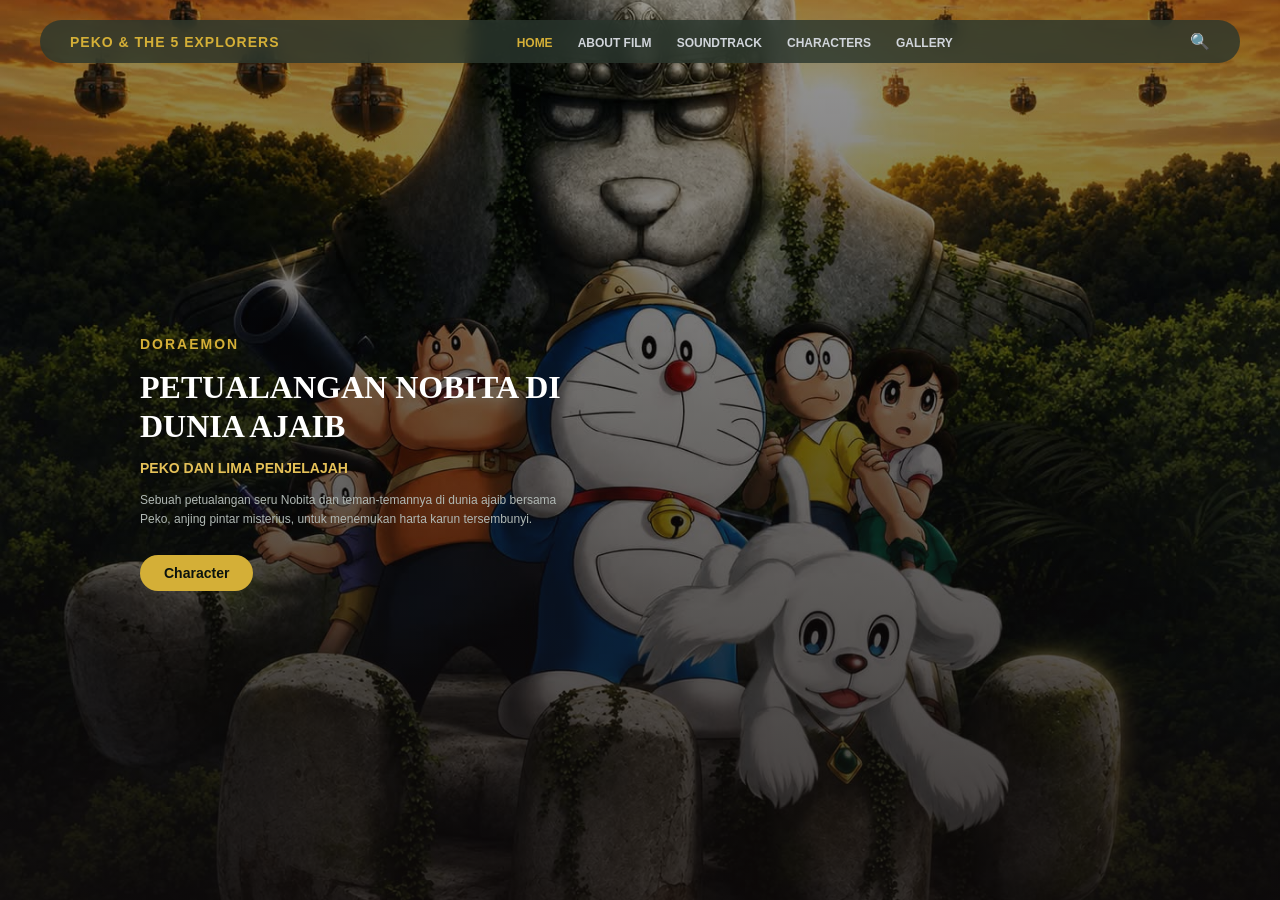
<file: index.html>
<!DOCTYPE html>
<html lang="id">
<head>
  <meta charset="UTF-8">
  <meta name="viewport" content="width=device-width, initial-scale=1.0">
  <title>Peko & The 5 Explorers - Home</title>
  <link rel="stylesheet" href="style.css">
  <link rel="stylesheet" href="https://cdnjs.cloudflare.com/ajax/libs/font-awesome/6.4.0/css/all.min.css">
  
  <style>
    /* 1. RESET & BACKGROUND BODY */
    * {
      margin: 0;
      padding: 0;
      box-sizing: border-box;
      font-family: 'Poppins', sans-serif;
    }

    body {
      width: 100%;
      min-height: 100vh;
      background: url("img/back.jpeg") no-repeat center center / cover;
      position: relative;
      color: #ffffff;
      display: flex;
      flex-direction: column;
      justify-content: space-between;
      overflow-x: hidden;
    }

    /* Overlay Gelap */
    body::before {
      content: '';
      position: absolute;
      top: 0;
      left: 0;
      width: 100%;
      height: 100%;
      background: linear-gradient(180deg, rgba(0, 0, 0, 0.4) 0%, rgba(15, 10, 10, 0.8) 100%);
      z-index: 1;
    }

    /* Memastikan Teks & Navigasi Berada di Atas Overlay */
    header, .container {
      position: relative;
      z-index: 2;
    }

    /* 2. HERO CONTENT */
    .hero-section {
      position: relative;
      height: 80vh;
      border-radius: 16px;
      overflow: hidden;
      display: flex;
      align-items: center;
      padding: 0 60px;
    }

    .hero-content {
      max-width: 450px;
    }

    .hero-subtitle-top {
      color: #d4af37;
      font-size: 14px;
      font-weight: 600;
      letter-spacing: 2px;
    }

    .hero-title {
      font-size: 32px;
      line-height: 1.2;
      margin: 15px 0;
      font-family: 'Cinzel', serif;
    }

    .hero-subtitle-bottom {
      color: #e5c158;
      font-size: 14px;
      font-weight: 600;
      margin-bottom: 15px;
    }

    .hero-desc {
      font-size: 12px;
      color: #b0b8b4;
      line-height: 1.6;
      margin-bottom: 25px;
    }
  </style>
</head>
<body>

  <header>
    <nav>
      <div class="logo">PEKO & THE 5 EXPLORERS</div>
      <ul class="nav-links">
        <li><a href="index.html" class="active">HOME</a></li>
        <li><a href="about.html">ABOUT FILM</a></li>
        <li><a href="ost.html">SOUNDTRACK</a></li>
        <li><a href="character.html">CHARACTERS</a></li>
        <li><a href="gallery.html">GALLERY</a></li>
      </ul>
      <div class="search-icon">🔍</div>
    </nav>
  </header>

  <div class="container">
    <section class="hero-section">
      <div class="hero-content">
        <span class="hero-subtitle-top">DORAEMON</span>
        <h1 class="hero-title">PETUALANGAN NOBITA DI DUNIA AJAIB</h1>
        <div class="hero-subtitle-bottom">PEKO DAN LIMA PENJELAJAH</div>
        <p class="hero-desc">
          Sebuah petualangan seru Nobita dan teman-temannya di dunia ajaib bersama Peko, 
          anjing pintar misterius, untuk menemukan harta karun tersembunyi.
        </p>
        <a href="character.html" class="btn">Character</a>
      </div>
    </section>
  </div>

</body>
</html>
</file>
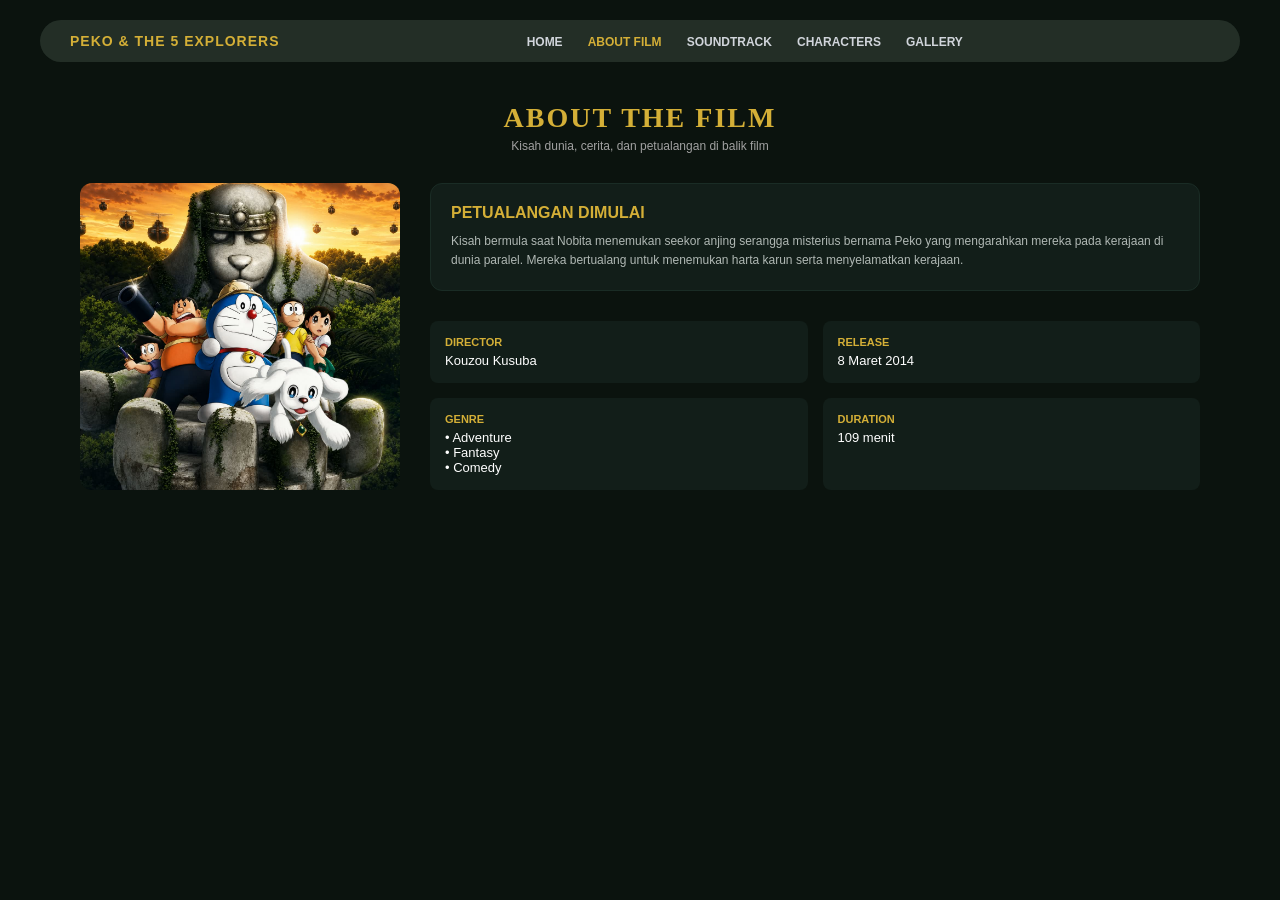
<file: about.html>
<!DOCTYPE html>
<html lang="id">
<head>
  <meta charset="UTF-8">
  <meta name="viewport" content="width=device-width, initial-scale=1.0">
  <title>About The Film</title>
  <link rel="stylesheet" href="style.css">
  <style>
    .about-grid {
      display: grid;
      grid-template-columns: 320px 1fr;
      gap: 30px;
    }

    .poster-box {
      border-radius: 12px;
      overflow: hidden;
      height: 100%;
    }

    .poster-box img {
      width: 100%;
      height: 100%;
      object-fit: cover;
    }

    .about-content {
      display: flex;
      flex-direction: column;
      gap: 20px;
    }

    .info-grid {
      display: grid;
      grid-template-columns: 1fr 1fr;
      gap: 15px;
      margin-top: 10px;
    }

    .info-item {
      background-color: #121e19;
      padding: 15px;
      border-radius: 8px;
      font-size: 13px;
    }

    .info-label {
      color: #d4af37;
      font-weight: 700;
      margin-bottom: 5px;
      font-size: 11px;
    }
  </style>
</head>
<body>

  <header>
    <nav>
      <div class="logo">PEKO & THE 5 EXPLORERS</div>
      <ul class="nav-links">
        <li><a href="index.html">HOME</a></li>
        <li><a href="about.html"class="active">ABOUT FILM</a></li>
        <li><a href="ost.html">SOUNDTRACK</a></li>
        <li><a href="character.html">CHARACTERS</a></li>
        <li><a href="gallery.html">GALLERY</a></li>
      </ul>
      <v>
    </nav>
  </header>

  <div class="container">
    <h1 class="page-title">ABOUT THE FILM</h1>
    <p class="page-subtitle">Kisah dunia, cerita, dan petualangan di balik film</p>

    <div class="about-grid">
      <div class="poster-box">
        <img src="img/back.jpeg" alt="Poster Film">
      </div>

      <div class="about-content">
        <div class="card">
          <h3 style="color: #d4af37; margin-bottom: 10px; font-size: 16px;">PETUALANGAN DIMULAI</h3>
          <p style="font-size: 12px; color: #b0b8b4; line-height: 1.6;">
            Kisah bermula saat Nobita menemukan seekor anjing serangga misterius bernama Peko yang mengarahkan mereka pada kerajaan di dunia paralel. Mereka bertualang untuk menemukan harta karun serta menyelamatkan kerajaan.
          </p>
        </div>

        <div class="info-grid">
          <div class="info-item">
            <div class="info-label">DIRECTOR</div>
            <div>Kouzou Kusuba</div>
          </div>
          <div class="info-item">
            <div class="info-label">RELEASE</div>
            <div>8 Maret 2014</div>
          </div>
          <div class="info-item">
            <div class="info-label">GENRE</div>
            <div>• Adventure<br>• Fantasy<br>• Comedy</div>
          </div>
          <div class="info-item">
            <div class="info-label">DURATION</div>
            <div>109 menit</div>
          </div>
        </div>
      </div>
    </div>
  </div>

</body>
</html>
</file>
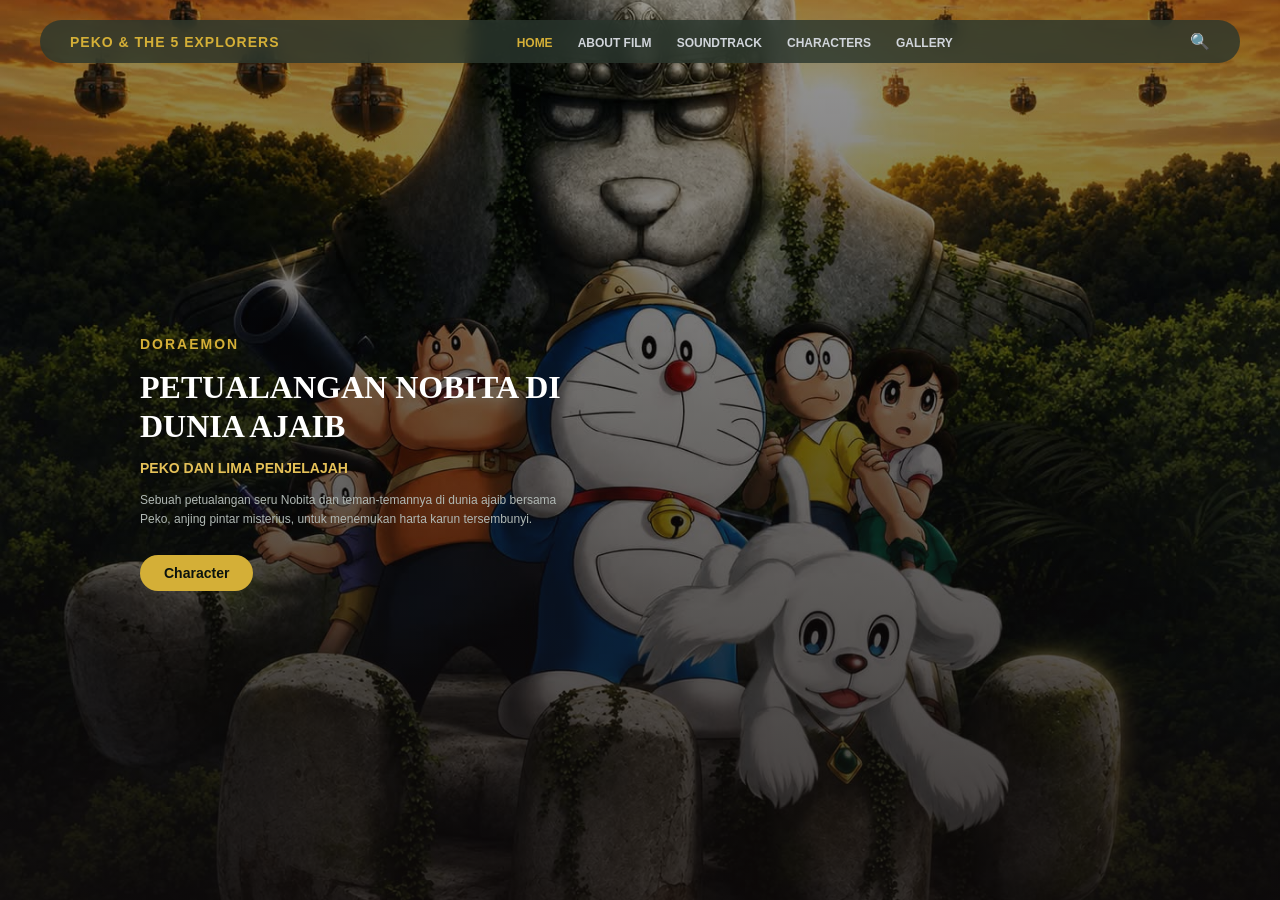
<file: cover.html>
<!DOCTYPE html>
<html lang="id">
<head>
  <meta charset="UTF-8">
  <meta name="viewport" content="width=device-width, initial-scale=1.0">
  <title>Peko & The 5 Explorers - Home</title>
  <link rel="stylesheet" href="style.css">
  <link rel="stylesheet" href="https://cdnjs.cloudflare.com/ajax/libs/font-awesome/6.4.0/css/all.min.css">
  
  <style>
    /* 1. RESET & BACKGROUND BODY */
    * {
      margin: 0;
      padding: 0;
      box-sizing: border-box;
      font-family: 'Poppins', sans-serif;
    }

    body {
      width: 100%;
      min-height: 100vh;
      background: url("img/back.jpeg") no-repeat center center / cover;
      position: relative;
      color: #ffffff;
      display: flex;
      flex-direction: column;
      justify-content: space-between;
      overflow-x: hidden;
    }

    /* Overlay Gelap */
    body::before {
      content: '';
      position: absolute;
      top: 0;
      left: 0;
      width: 100%;
      height: 100%;
      background: linear-gradient(180deg, rgba(0, 0, 0, 0.4) 0%, rgba(15, 10, 10, 0.8) 100%);
      z-index: 1;
    }

    /* Memastikan Teks & Navigasi Berada di Atas Overlay */
    header, .container {
      position: relative;
      z-index: 2;
    }

    /* 2. HERO CONTENT */
    .hero-section {
      position: relative;
      height: 80vh;
      border-radius: 16px;
      overflow: hidden;
      display: flex;
      align-items: center;
      padding: 0 60px;
    }

    .hero-content {
      max-width: 450px;
    }

    .hero-subtitle-top {
      color: #d4af37;
      font-size: 14px;
      font-weight: 600;
      letter-spacing: 2px;
    }

    .hero-title {
      font-size: 32px;
      line-height: 1.2;
      margin: 15px 0;
      font-family: 'Cinzel', serif;
    }

    .hero-subtitle-bottom {
      color: #e5c158;
      font-size: 14px;
      font-weight: 600;
      margin-bottom: 15px;
    }

    .hero-desc {
      font-size: 12px;
      color: #b0b8b4;
      line-height: 1.6;
      margin-bottom: 25px;
    }
  </style>
</head>
<body>

  <header>
    <nav>
      <div class="logo">PEKO & THE 5 EXPLORERS</div>
      <ul class="nav-links">
        <li><a href="cover.html" class="active">HOME</a></li>
        <li><a href="about.html">ABOUT FILM</a></li>
        <li><a href="ost.html">SOUNDTRACK</a></li>
        <li><a href="character.html">CHARACTERS</a></li>
        <li><a href="gallery.html">GALLERY</a></li>
      </ul>
      <div class="search-icon">🔍</div>
    </nav>
  </header>

  <div class="container">
    <section class="hero-section">
      <div class="hero-content">
        <span class="hero-subtitle-top">DORAEMON</span>
        <h1 class="hero-title">PETUALANGAN NOBITA DI DUNIA AJAIB</h1>
        <div class="hero-subtitle-bottom">PEKO DAN LIMA PENJELAJAH</div>
        <p class="hero-desc">
          Sebuah petualangan seru Nobita dan teman-temannya di dunia ajaib bersama Peko, 
          anjing pintar misterius, untuk menemukan harta karun tersembunyi.
        </p>
        <a href="character.html" class="btn">Character</a>
      </div>
    </section>
  </div>

</body>
</html>
</file>
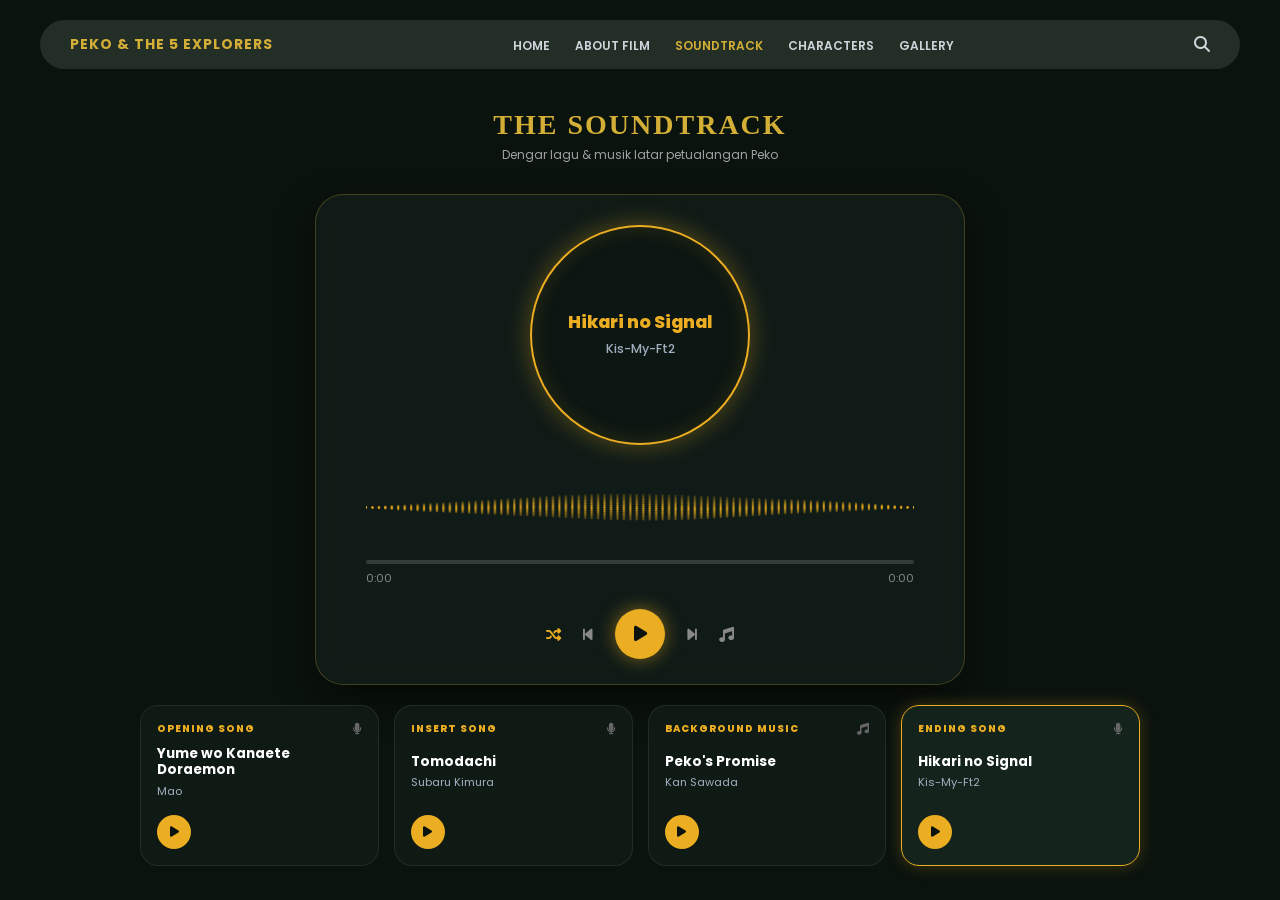
<file: ost.html>
<!DOCTYPE html>
<html lang="id">
<head>
  <meta charset="UTF-8">
  <meta name="viewport" content="width=device-width, initial-scale=1.0">
  <title>The Soundtrack - Peko & The 5 Explorers</title>

  <!-- Google Fonts & Font Awesome Icons -->
  <link href="https://fonts.googleapis.com/css2?family=Poppins:wght@300;400;600;700;800&display=swap" rel="stylesheet">
  <link rel="stylesheet" href="https://cdnjs.cloudflare.com/ajax/libs/font-awesome/6.4.0/css/all.min.css">
  <link rel="stylesheet" href="style.css">

  <style>
    /* UTAMA CONTAINER PLAYER */
    .player-section {
      max-width: 1000px;
      margin: 0 auto;
      display: flex;
      flex-direction: column;
      gap: 20px;
    }

    /* KARTU PLAYER UTAMA (ATAS) */
    .main-player-card {
      max-width: 650px;
      width: 100%;
      margin: 0 auto;
      background: rgba(18, 30, 25, 0.85);
      backdrop-filter: blur(12px);
      -webkit-backdrop-filter: blur(12px);
      border: 1px solid rgba(212, 175, 55, 0.25);
      border-radius: 28px;
      padding: 30px 20px 25px 20px;
      display: flex;
      flex-direction: column;
      align-items: center;
      box-shadow: 0 15px 35px rgba(0, 0, 0, 0.5);
    }

    /* LINGKARAN PLAYER BERSINAR */
    .circle-display {
      width: 220px;
      height: 220px;
      border-radius: 50%;
      border: 2px solid #ebad22;
      box-shadow: 0 0 25px rgba(235, 173, 34, 0.35), inset 0 0 20px rgba(235, 173, 34, 0.15);
      display: flex;
      flex-direction: column;
      align-items: center;
      justify-content: center;
      text-align: center;
      padding: 20px;
      margin-bottom: 25px;
      position: relative;
      background: rgba(11, 19, 14, 0.5);
    }

    .circle-title {
      font-size: 1.1rem;
      font-weight: 800;
      color: #ebad22;
      margin-bottom: 6px;
      line-height: 1.2;
    }

    .circle-artist {
      font-size: 0.78rem;
      color: #a0aec0;
      font-weight: 500;
    }

    /* VISUALIZER CANVAS TITIK-TITIK */
    .waveform-box {
      width: 100%;
      height: 75px;
      display: flex;
      align-items: center;
      justify-content: center;
      margin-bottom: 15px;
    }

    #dots-canvas {
      width: 90%;
      height: 100%;
    }

    /* SEEKBAR / PROGRESS BAR */
    .progress-container {
      width: 90%;
      margin-bottom: 22px;
    }

    .time-labels {
      display: flex;
      justify-content: space-between;
      font-size: 0.7rem;
      color: #888;
      margin-top: 6px;
    }

    .progress-bar {
      width: 100%;
      height: 4px;
      background: rgba(255, 255, 255, 0.15);
      border-radius: 4px;
      cursor: pointer;
      position: relative;
      overflow: hidden;
    }

    .progress-fill {
      width: 0%;
      height: 100%;
      background: #ebad22;
      border-radius: 4px;
      transition: width 0.1s linear;
    }

    /* KONTROL TOMBOL PLAYER */
    .player-controls {
      display: flex;
      align-items: center;
      justify-content: center;
      gap: 22px;
      width: 100%;
    }

    .ctrl-btn {
      background: none;
      border: none;
      color: #888;
      font-size: 0.95rem;
      cursor: pointer;
      transition: color 0.2s, transform 0.2s;
    }

    .ctrl-btn:hover {
      color: #ebad22;
      transform: scale(1.1);
    }

    .ctrl-btn.active-mode {
      color: #ebad22;
    }

    .play-main-btn {
      width: 50px;
      height: 50px;
      border-radius: 50%;
      background: #ebad22;
      color: #0b130e;
      border: none;
      font-size: 1.1rem;
      cursor: pointer;
      display: flex;
      align-items: center;
      justify-content: center;
      box-shadow: 0 0 18px rgba(235, 173, 34, 0.5);
      transition: all 0.2s ease;
    }

    .play-main-btn:hover {
      background: #f5bc33;
      transform: scale(1.08);
      box-shadow: 0 0 25px rgba(235, 173, 34, 0.7);
    }

    /* GRID LAGU DI BAWAH */
    .songs-grid {
      display: grid;
      grid-template-columns: repeat(4, 1fr);
      gap: 15px;
      width: 100%;
    }

    .song-card {
      background: rgba(18, 30, 25, 0.75);
      backdrop-filter: blur(8px);
      border: 1px solid rgba(255, 255, 255, 0.08);
      border-radius: 18px;
      padding: 16px;
      display: flex;
      flex-direction: column;
      justify-content: space-between;
      cursor: pointer;
      transition: all 0.3s ease;
      position: relative;
    }

    .song-card:hover {
      border-color: rgba(235, 173, 34, 0.5);
      transform: translateY(-3px);
      background: rgba(22, 38, 31, 0.85);
    }

    .song-card.active {
      border: 1.5px solid #ebad22;
      box-shadow: 0 0 15px rgba(235, 173, 34, 0.25);
      background: rgba(22, 38, 31, 0.9);
    }

    .song-card-header {
      display: flex;
      justify-content: space-between;
      align-items: center;
      margin-bottom: 10px;
    }

    .song-category {
      font-size: 0.62rem;
      font-weight: 800;
      color: #ebad22;
      letter-spacing: 1px;
      text-transform: uppercase;
    }

    .song-icon {
      font-size: 0.75rem;
      color: #666;
    }

    .song-info {
      margin-bottom: 15px;
    }

    .song-title {
      font-size: 0.85rem;
      font-weight: 700;
      color: #ffffff;
      margin-bottom: 4px;
      line-height: 1.2;
    }

    .song-artist {
      font-size: 0.7rem;
      color: #a0aec0;
    }

    .song-play-mini {
      width: 34px;
      height: 34px;
      border-radius: 50%;
      background: #ebad22;
      color: #0b130e;
      border: none;
      font-size: 0.75rem;
      display: flex;
      align-items: center;
      justify-content: center;
      cursor: pointer;
      transition: transform 0.2s, background 0.2s;
    }

    .song-card:hover .song-play-mini {
      transform: scale(1.1);
      background: #f5bc33;
    }

    @media (max-width: 768px) {
      .circle-display {
        width: 190px;
        height: 190px;
      }
      .circle-title {
        font-size: 0.95rem;
      }
      .songs-grid {
        grid-template-columns: repeat(2, 1fr);
        gap: 12px;
      }
      .song-card {
        padding: 12px;
      }
    }
  </style>
</head>
<body>

  <!-- HEADER NAVBAR -->
  <header>
    <nav class="navbar">
      <div class="logo">
        <span class="title-main">PEKO</span>
        <span class="title-sub">& THE 5 EXPLORERS</span>
      </div>
      <ul class="nav-links">
        <li><a href="index.html">HOME</a></li>
        <li><a href="about.html">ABOUT FILM</a></li>
        <li><a href="ost.html" class="active">SOUNDTRACK</a></li>
        <li><a href="character.html">CHARACTERS</a></li>
        <li><a href="gallery.html">GALLERY</a></li>
      </ul>
      <div class="search-icon">
        <i class="fa-solid fa-magnifying-glass"></i>
      </div>
    </nav>
  </header>

  <!-- KONTEN UTAMA PLAYER -->
  <div class="container">
    <h1 class="page-title">THE SOUNDTRACK</h1>
    <p class="page-subtitle">Dengar lagu & musik latar petualangan Peko</p>

    <div class="player-section">
      
      <!-- PLAYER CARD UTAMA (ATAS) -->
      <div class="main-player-card">
        
        <!-- Lingkaran Pemutar -->
        <div class="circle-display">
          <div class="circle-title" id="current-title">Hikari no Signal</div>
          <div class="circle-artist" id="current-artist">Kis-My-Ft2</div>
        </div>

        <!-- Waveform Titik-Titik (Canvas Visualizer) -->
        <div class="waveform-box">
          <canvas id="dots-canvas"></canvas>
        </div>

        <!-- Progress Bar / Timeline -->
        <div class="progress-container">
          <div class="progress-bar" id="progress-bar">
            <div class="progress-fill" id="progress-fill"></div>
          </div>
          <div class="time-labels">
            <span id="current-time">0:00</span>
            <span id="duration-time">0:00</span>
          </div>
        </div>

        <!-- Tombol Kontrol -->
        <div class="player-controls">
          <button class="ctrl-btn active-mode" title="Shuffle"><i class="fa-solid fa-shuffle"></i></button>
          <button class="ctrl-btn" id="prev-btn" title="Sebelumnya"><i class="fa-solid fa-backward-step"></i></button>
          <button class="play-main-btn" id="main-play-btn" title="Play/Pause">
            <i class="fa-solid fa-play" id="main-play-icon"></i>
          </button>
          <button class="ctrl-btn" id="next-btn" title="Berikutnya"><i class="fa-solid fa-forward-step"></i></button>
          <button class="ctrl-btn" title="Playlist"><i class="fa-solid fa-music"></i></button>
        </div>

      </div>

      <!-- GRID 4 LAGU (BAWAH) -->
      <div class="songs-grid">
        
        <!-- 1. OPENING SONG -->
        <div class="song-card" data-index="0">
          <div class="song-card-header">
            <span class="song-category">OPENING SONG</span>
            <i class="fa-solid fa-microphone song-icon"></i>
          </div>
          <div class="song-info">
            <div class="song-title">Yume wo Kanaete Doraemon</div>
            <div class="song-artist">Mao</div>
          </div>
          <button class="song-play-mini"><i class="fa-solid fa-play"></i></button>
        </div>

        <!-- 2. INSERT SONG -->
        <div class="song-card" data-index="1">
          <div class="song-card-header">
            <span class="song-category">INSERT SONG</span>
            <i class="fa-solid fa-microphone song-icon"></i>
          </div>
          <div class="song-info">
            <div class="song-title">Tomodachi</div>
            <div class="song-artist">Subaru Kimura</div>
          </div>
          <button class="song-play-mini"><i class="fa-solid fa-play"></i></button>
        </div>

        <!-- 3. BACKGROUND MUSIC -->
        <div class="song-card" data-index="2">
          <div class="song-card-header">
            <span class="song-category">BACKGROUND MUSIC</span>
            <i class="fa-solid fa-music song-icon"></i>
          </div>
          <div class="song-info">
            <div class="song-title">Peko's Promise</div>
            <div class="song-artist">Kan Sawada</div>
          </div>
          <button class="song-play-mini"><i class="fa-solid fa-play"></i></button>
        </div>

        <!-- 4. ENDING SONG (Default Active) -->
        <div class="song-card active" data-index="3">
          <div class="song-card-header">
            <span class="song-category">ENDING SONG</span>
            <i class="fa-solid fa-microphone song-icon"></i>
          </div>
          <div class="song-info">
            <div class="song-title">Hikari no Signal</div>
            <div class="song-artist">Kis-My-Ft2</div>
          </div>
          <button class="song-play-mini"><i class="fa-solid fa-play"></i></button>
        </div>

      </div>

    </div>
  </div>

  <script>
    const songData = [
      { 
        title: "Yume wo Kanaete Doraemon", 
        artist: "Mao", 
        src: "mp3/Yume Wo kanaete.mpeg" 
      },
      { 
        title: "Tomodachi", 
        artist: "Subaru Kimura", 
        src: "mp3/Tomodachi.mpeg" 
      },
      { 
        title: "Peko's Promise", 
        artist: "Kan Sawada", 
        src: "mp3/Pekos Promise.mpeg" 
      },
      { 
        title: "Hikari no Signal", 
        artist: "Kis-My-Ft2", 
        src: "mp3/Kis-My-Ft2.mpeg" 
      }
    ];

    let currentIndex = 3;
    let isPlaying = false;

    const audioPlayer = new Audio();
    audioPlayer.crossOrigin = "anonymous";

    const currentTitle = document.getElementById('current-title');
    const currentArtist = document.getElementById('current-artist');
    const currentTimeEl = document.getElementById('current-time');
    const durationTimeEl = document.getElementById('duration-time');
    const progressFill = document.getElementById('progress-fill');
    const progressBar = document.getElementById('progress-bar');
    const mainPlayBtn = document.getElementById('main-play-btn');
    const mainPlayIcon = document.getElementById('main-play-icon');
    const songCards = document.querySelectorAll('.song-card');

    /* =========================================
       WEB AUDIO API & FREQUENCY ANALYZER
       ========================================= */
    let audioCtx, analyser, source;
    let dataArray;

    function initAudioContext() {
      if (!audioCtx) {
        audioCtx = new (window.AudioContext || window.webkitAudioContext)();
        analyser = audioCtx.createAnalyser();
        analyser.fftSize = 256; 
        
        try {
          source = audioCtx.createMediaElementSource(audioPlayer);
          source.connect(analyser);
          analyser.connect(audioCtx.destination);
        } catch (e) {
          console.log("Web Audio Source initialized.");
        }

        dataArray = new Uint8Array(analyser.frequencyBinCount);
      }
      if (audioCtx.state === 'suspended') {
        audioCtx.resume();
      }
    }

    /* =========================================
       CANVAS ANIMASI VISUALIZER TITIK-TITIK
       ========================================= */
    const canvas = document.getElementById('dots-canvas');
    const ctx = canvas.getContext('2d');
    let phase = 0;

    function resizeCanvas() {
      canvas.width = canvas.offsetWidth;
      canvas.height = canvas.offsetHeight;
    }
    window.addEventListener('resize', resizeCanvas);
    resizeCanvas();

    function drawDottedWave() {
      ctx.clearRect(0, 0, canvas.width, canvas.height);
      const width = canvas.width;
      const height = canvas.height;
      const centerY = height / 2;

      const numLayers = 14;       /* Tumpukan layer titik */
      const dotsPerLine = 85;     /* Jumlah titik horizontal */
      const step = width / dotsPerLine;

      // Ambil frekuensi audio jika lagu sedang dimainkan
      if (analyser && isPlaying && dataArray) {
        analyser.getByteFrequencyData(dataArray);
      }

      ctx.fillStyle = '#ebad22';

      for (let l = 0; l < numLayers; l++) {
        const layerRatio = (l - numLayers / 2) / (numLayers / 2);
        const layerOpacity = 0.25 + (1 - Math.abs(layerRatio)) * 0.75;

        for (let i = 0; i <= dotsPerLine; i++) {
          const x = i * step;
          const nx = i / dotsPerLine;
          
          // Kurva envelope agar gelombang melengkung halus di tengah
          const envelope = Math.sin(nx * Math.PI);

          // Ambil frekuensi audio sesuai posisi titik
          let freqBounce = 0;
          if (isPlaying && dataArray) {
            const sampleIndex = Math.floor(nx * (dataArray.length * 0.7)); 
            freqBounce = (dataArray[sampleIndex] / 255) * 32;
          }

          const amp = (freqBounce + 2) * envelope;
          const wave = Math.sin(nx * Math.PI * 3.5 + phase + l * 0.15) * 0.7 +
                       Math.sin(nx * Math.PI * 1.5 - phase * 0.8) * 0.3;

          const yOffset = layerRatio * 12 * envelope;
          const y = centerY + yOffset + (wave * amp);

          ctx.globalAlpha = layerOpacity * (0.3 + 0.7 * envelope);
          ctx.beginPath();
          ctx.arc(x, y, 1.15, 0, Math.PI * 2);
          ctx.fill();
        }
      }

      if (isPlaying) {
        phase += 0.05;
      }

      requestAnimationFrame(drawDottedWave);
    }
    drawDottedWave();

    /* =========================================
       LOGIKA PEMUTAR AUDIO
       ========================================= */
    function loadSong(index) {
      currentIndex = index;
      const song = songData[index];
      
      currentTitle.textContent = song.title;
      currentArtist.textContent = song.artist;
      audioPlayer.src = song.src;

      songCards.forEach((card, idx) => {
        if(idx === index) {
          card.classList.add('active');
          card.querySelector('.song-play-mini i').className = isPlaying ? "fa-solid fa-pause" : "fa-solid fa-play";
        } else {
          card.classList.remove('active');
          card.querySelector('.song-play-mini i').className = "fa-solid fa-play";
        }
      });
    }

    function formatTime(sec) {
      if (isNaN(sec)) return "0:00";
      const m = Math.floor(sec / 60);
      const s = Math.floor(sec % 60);
      return `${m}:${s < 10 ? '0' : ''}${s}`;
    }

    function togglePlay() {
      initAudioContext();

      if (!audioPlayer.src || audioPlayer.src.endsWith('/')) {
        loadSong(currentIndex);
      }

      if (isPlaying) {
        audioPlayer.pause();
      } else {
        audioPlayer.play().catch(err => {
          console.log("Pastikan file audio tersedia:", audioPlayer.src);
        });
      }
    }

    audioPlayer.addEventListener('play', () => {
      isPlaying = true;
      mainPlayIcon.className = "fa-solid fa-pause";
      songCards[currentIndex].querySelector('.song-play-mini i').className = "fa-solid fa-pause";
    });

    audioPlayer.addEventListener('pause', () => {
      isPlaying = false;
      mainPlayIcon.className = "fa-solid fa-play";
      songCards[currentIndex].querySelector('.song-play-mini i').className = "fa-solid fa-play";
    });

    audioPlayer.addEventListener('timeupdate', () => {
      const curTime = audioPlayer.currentTime;
      const durTime = audioPlayer.duration;

      currentTimeEl.textContent = formatTime(curTime);
      durationTimeEl.textContent = formatTime(durTime);

      if (durTime) {
        const percent = (curTime / durTime) * 100;
        progressFill.style.width = `${percent}%`;
      }
    });

    progressBar.addEventListener('click', (e) => {
      const width = progressBar.clientWidth;
      const clickX = e.offsetX;
      const duration = audioPlayer.duration;

      if (duration) {
        audioPlayer.currentTime = (clickX / width) * duration;
      }
    });

    audioPlayer.addEventListener('ended', () => {
      let next = currentIndex + 1;
      if (next >= songData.length) next = 0;
      loadSong(next);
      audioPlayer.play();
    });

    mainPlayBtn.addEventListener('click', togglePlay);

    document.getElementById('prev-btn').addEventListener('click', () => {
      initAudioContext();
      let prev = currentIndex - 1;
      if (prev < 0) prev = songData.length - 1;
      loadSong(prev);
      audioPlayer.play();
    });

    document.getElementById('next-btn').addEventListener('click', () => {
      initAudioContext();
      let next = currentIndex + 1;
      if (next >= songData.length) next = 0;
      loadSong(next);
      audioPlayer.play();
    });

    songCards.forEach((card) => {
      card.addEventListener('click', () => {
        initAudioContext();
        const idx = parseInt(card.getAttribute('data-index'));
        if (currentIndex === idx) {
          togglePlay();
        } else {
          loadSong(idx);
          audioPlayer.play();
        }
      });
    });

    loadSong(currentIndex);
  </script>

</body>
</html>
</file>
<file: style.css>
/* RESET & BASE STYLES */
* {
  margin: 0;
  padding: 0;
  box-sizing: border-box;
  font-family: 'Poppins', sans-serif;
}

body {
  background-color: #0b130e;
  color: #ffffff;
  min-height: 100vh;
  display: flex;
  flex-direction: column;
}

/* NAVBAR DESKTOP */
header {
  padding: 20px 40px;
}

nav {
  background: rgba(42, 54, 46, 0.8);
  backdrop-filter: blur(10px);
  padding: 12px 30px;
  border-radius: 30px;
  display: flex;
  justify-content: space-between;
  align-items: center;
  max-width: 1200px;
  margin: 0 auto;
}

.logo {
  font-weight: 700;
  font-size: 14px;
  letter-spacing: 1px;
  color: #d4af37;
  white-space: nowrap;
}

.nav-links {
  display: flex;
  list-style: none;
  gap: 25px;
}

.nav-links a {
  color: #d1d5db;
  text-decoration: none;
  font-size: 12px;
  font-weight: 600;
  transition: 0.3s;
  white-space: nowrap;
}

.nav-links a:hover,
.nav-links a.active {
  color: #d4af37;
}

.search-icon {
  color: #d1d5db;
  cursor: pointer;
}

/* MAIN CONTAINER */
.container {
  max-width: 1200px;
  margin: 0 auto;
  padding: 20px 40px;
  flex: 1;
  width: 100%;
}

.page-title {
  text-align: center;
  font-family: 'Cinzel', serif;
  font-size: 28px;
  letter-spacing: 2px;
  color: #d4af37;
  margin-bottom: 5px;
}

.page-subtitle {
  text-align: center;
  font-size: 12px;
  color: #a1a1a1;
  margin-bottom: 30px;
}

/* BUTTON */
.btn {
  display: inline-block;
  background-color: #d4af37;
  color: #0b130e;
  padding: 10px 24px;
  border-radius: 20px;
  text-decoration: none;
  font-weight: 700;
  font-size: 14px;
  transition: 0.3s;
}

.btn:hover {
  background-color: #f1c40f;
}

/* CARDS COMMON */
.card {
  background-color: #121e19;
  border-radius: 12px;
  border: 1px solid #1a2c25;
  padding: 20px;
}

/* SOUNDTRACK PAGE (DESKTOP / LAPTOP) */
.songs-grid {
  display: grid;
  grid-template-columns: repeat(4, 1fr); /* 4 kolom sejajar di laptop */
  gap: 15px;
  width: 100%;
}


/* ===================================================
   RESPONSIVE STYLES (KHUSUS TAMPILAN HP / TABLET)
   =================================================== */
@media (max-width: 768px) {
  /* Header & Navbar HP */
  header {
    padding: 10px 15px;
  }

  nav {
    flex-direction: column;
    align-items: center;
    gap: 10px;
    padding: 12px 15px;
    border-radius: 20px;
  }

  .nav-links {
    width: 100%;
    overflow-x: auto; /* Bisa digeser / scroll samping jika terlalu panjang */
    justify-content: flex-start;
    gap: 15px;
    padding-bottom: 4px;
    -webkit-overflow-scrolling: touch;
  }

  /* Sembunyikan scrollbar agar nav tetap bersih */
  .nav-links::-webkit-scrollbar {
    display: none;
  }

  .search-icon {
    display: none;
  }

  /* Container */
  .container {
    padding: 15px;
  }

  .page-title {
    font-size: 22px;
  }

  .page-subtitle {
    font-size: 11px;
    margin-bottom: 20px;
  }

  /* 1. Home / Cover Page */
  .hero-section {
    padding: 30px 20px !important;
    height: auto !important;
    min-height: 400px;
  }

  .hero-title {
    font-size: 24px !important;
  }

  .hero-desc {
    font-size: 12px !important;
  }

  /* 2. About Page */
  .about-grid {
    grid-template-columns: 1fr !important; /* Stack ke bawah */
  }

  .poster-box {
    height: 250px !important;
  }

  /* 3. Soundtrack Page */
  .player-card {
    flex-direction: column;
    text-align: center;
    gap: 15px !important;
  }

  .waveform {
    width: 100%;
  }

  .songs-grid {
    grid-template-columns: repeat(2, 1fr) !important; /* Switch ke 2 kolom di HP */
  }

  /* 4. Character Page */
  .char-grid {
    grid-template-columns: repeat(2, 1fr) !important; /* Dari 6 kolom jadi 2 kolom di HP */
  }

  /* 5. Gallery Page */
  .gallery-layout {
    grid-template-columns: 1fr !important; /* Stack ke bawah */
  }

  .main-preview {
    min-height: 200px !important;
  }
}
</file>
